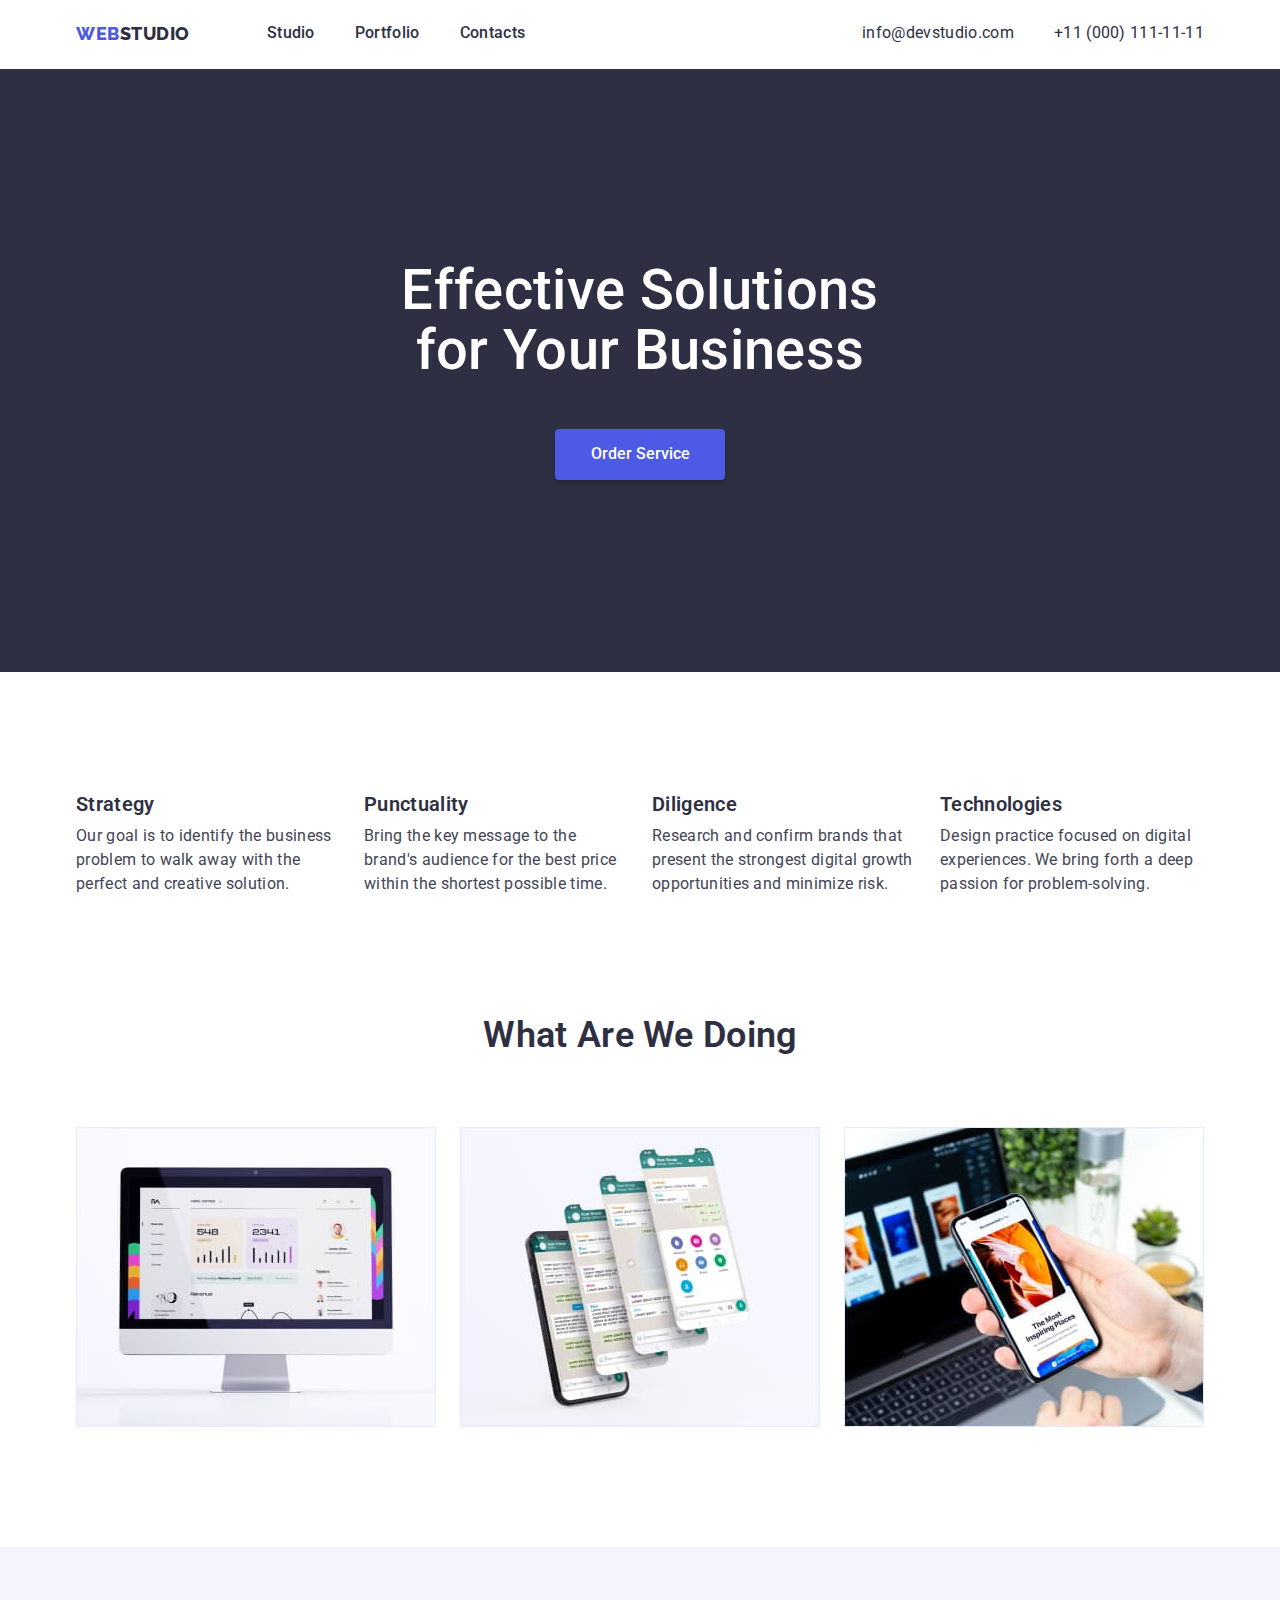
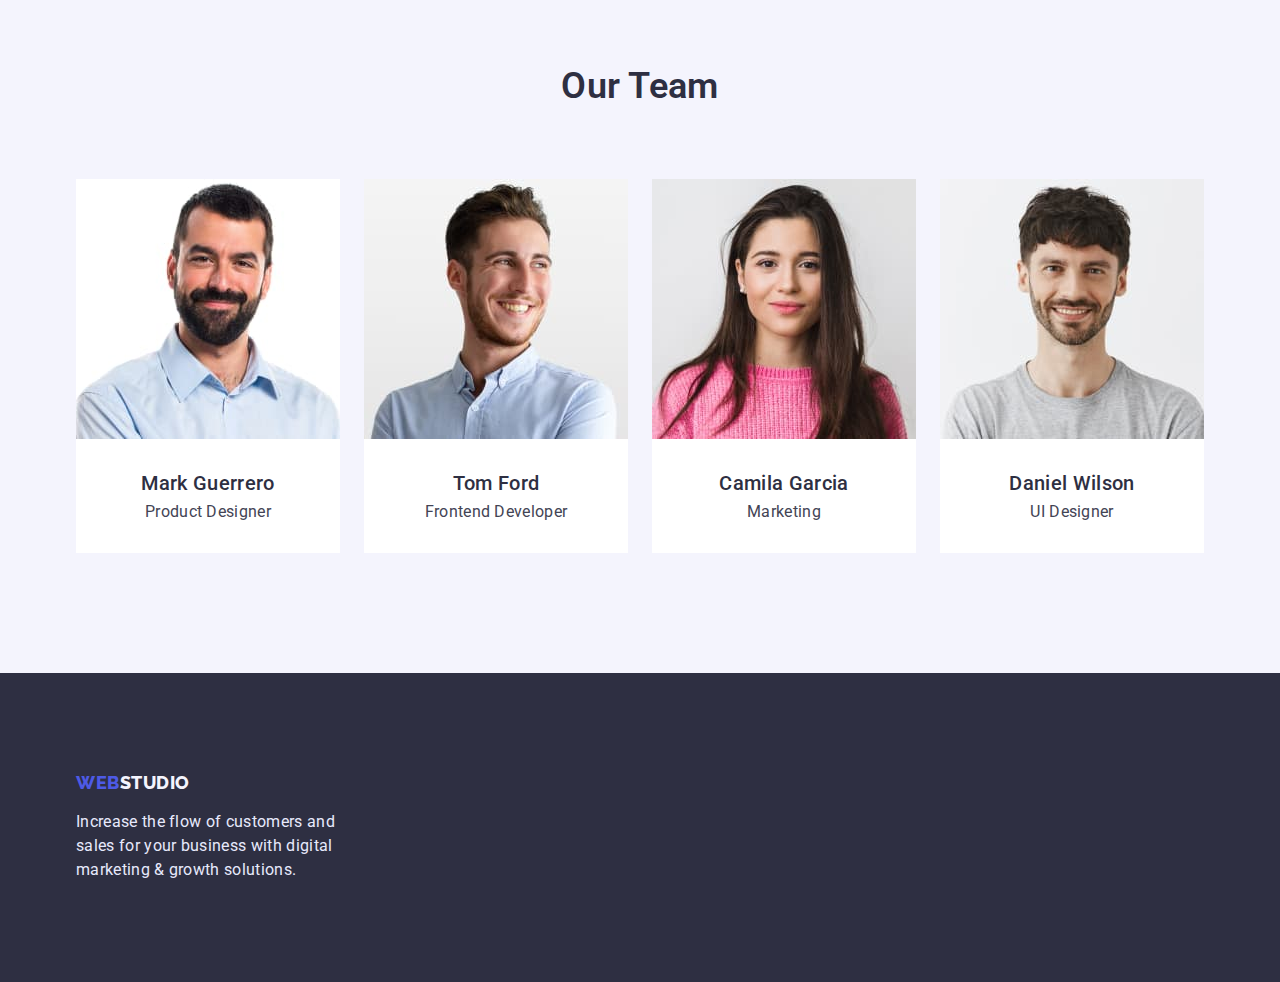
<file: index.html>
<!DOCTYPE html>
<html lang="en">
<head>
    <meta charset="UTF-8">
    <meta http-equiv="X-UA-Compatible" content="IE=edge">
    <meta name="viewport" content="width=device-width, initial-scale=1.0">
    <title>Document</title>
    <link rel="stylesheet" href="https://cdnjs.cloudflare.com/ajax/libs/modern-normalize/1.1.0/modern-normalize.min.css"> 
    <link rel="preconnect" href="https://fonts.googleapis.com">
    <link rel="preconnect" href="https://fonts.gstatic.com" crossorigin>
    <link
        href="https://fonts.googleapis.com/css2?family=Raleway:ital,wght@0,700;1,700&family=Roboto:ital,wght@0,400;0,500;0,700;0,900;1,400;1,500;1,700;1,900&display=swap"
        rel="stylesheet">
    <link rel="stylesheet" href="./css/styles.css">
</head>
<body class="body">
    <header class="header">
        <div class="container container-header">
        <a class="logo" href="">
            <span class="web">web</span><span class="studio-header">studio</span>
        </a>
      
<nav>
<ul class="menu-nav list">
    <li class="item"> <a class="nav-link" href="./index.html">Studio</a></li>
    <li class="item"> <a class="nav-link" href="./portfolio.html">Portfolio</a></li>
    <li class="item"> <a class="nav-link" href="">Contacts</a></li>
</ul>
</nav>


<ul class="contact list">
    <li class="item"><a class="contact-link" href="mailto:info@devstudio.com">info@devstudio.com</a></li>
    <li class="item"><a class="contact-link" href="tel:+11(000)111-11-11">+11 (000) 111-11-11</a></li>
</ul>
</div>
    </header>
    <main>
<section class= "hero">
    <div class="container">
    <h1 class="hero-head">  Effective Solutions for Your Business </h1>
    <button class="button-hero button" type="button">Order Service</button>
    </div>
</section>
<section class="section">
    <div class="container"> 
    <h2 class="visually-hidden">Our Advantages</h2>
    <ul class="list list-adv text-list">
<li class="item ">
    <h3 class="adv-title">Strategy</h3>
    <p class="text-advant">Our goal is to identify the business
    problem to walk away with the perfect and creative solution.</p>
</li>
<li class="item advant">
    <h3 class="adv-title">Punctuality</h3>
    <p class="text-advant">Bring the key message to the brand's audience for the best price within the shortest possible time.</p>
</li>
<li class="item advant">
    <h3 class="adv-title">Diligence</h3>
    <p class="text-advant">Research and confirm brands that present the strongest digital growth opportunities and minimize risk.</p>
</li>
<li class="item advant">
    <h3 class="adv-title">Technologies</h3>
    <p class="text-advant">Design practice focused on digital experiences. We bring forth a deep passion for problem-solving.</p>
</li>
    </ul>
    </div>
</section>
<section class="section-what">
    <div class="container">
    <h2 >What are we doing</h2>
    <ul class="list list-adv">
      <li class="item">
        <img src="images/mac.jpg" alt="mac"
            width="360" height="300"/>
      </li>
      <li class="item">
        <img src="images/apps.jpg" alt="Apps" width="360" height="300"/>
      </li>
      <li class="item">
        <img src="images/mobile.jpg" alt="mobile" width="360" height="300"/>
      </li>
    </ul>
    </div>
</section>
<section class="our-team section">
    <div class="container">
    <h2 class="head-team">Our Team</h2>
    <ul class="list list-adv">
        <li class="team item">
            <img src="images/mark.jpg" alt="Mark Guerrero" width="360" />
            <h3 class="card-title">Mark Guerrero</h3>
            <p class="card-text">Product Designer</p>
        </li>
        <li class="team item">
            <img src="images/tom.jpg" alt="Tom Ford" width="360" />
            <h3 class="card-title">Tom Ford</h3>
            <p class="card-text">Frontend Developer</p>
        </li>
        <li class="team item">
            <img src="images/camila.jpg" alt="Camila Garcia" width="360" />
            <h3 class="card-title">Camila Garcia</h3>
            <p class="card-text">Marketing</p>
        </li>
        <li class="team item">
            <img src="images/daniel.jpg" alt="Daniel Wilson" width="360" />
            <h3 class="card-title">Daniel Wilson</h3>
            <p class="card-text">UI Designer</p>
        </li>
    </ul>
    </div>
</section>
    </main>
    
    <footer class="footer">
        <div class="container">
        <a class="footer-logo" href="">
        <span class="web">web</span><span class="studio-footer">studio</span>
    </a>
    <p class="text-footer"> Increase the flow of customers and sales for your business with digital marketing & growth
        solutions.</p>
    </footer>
    </div>
</body>
</html>
</file>
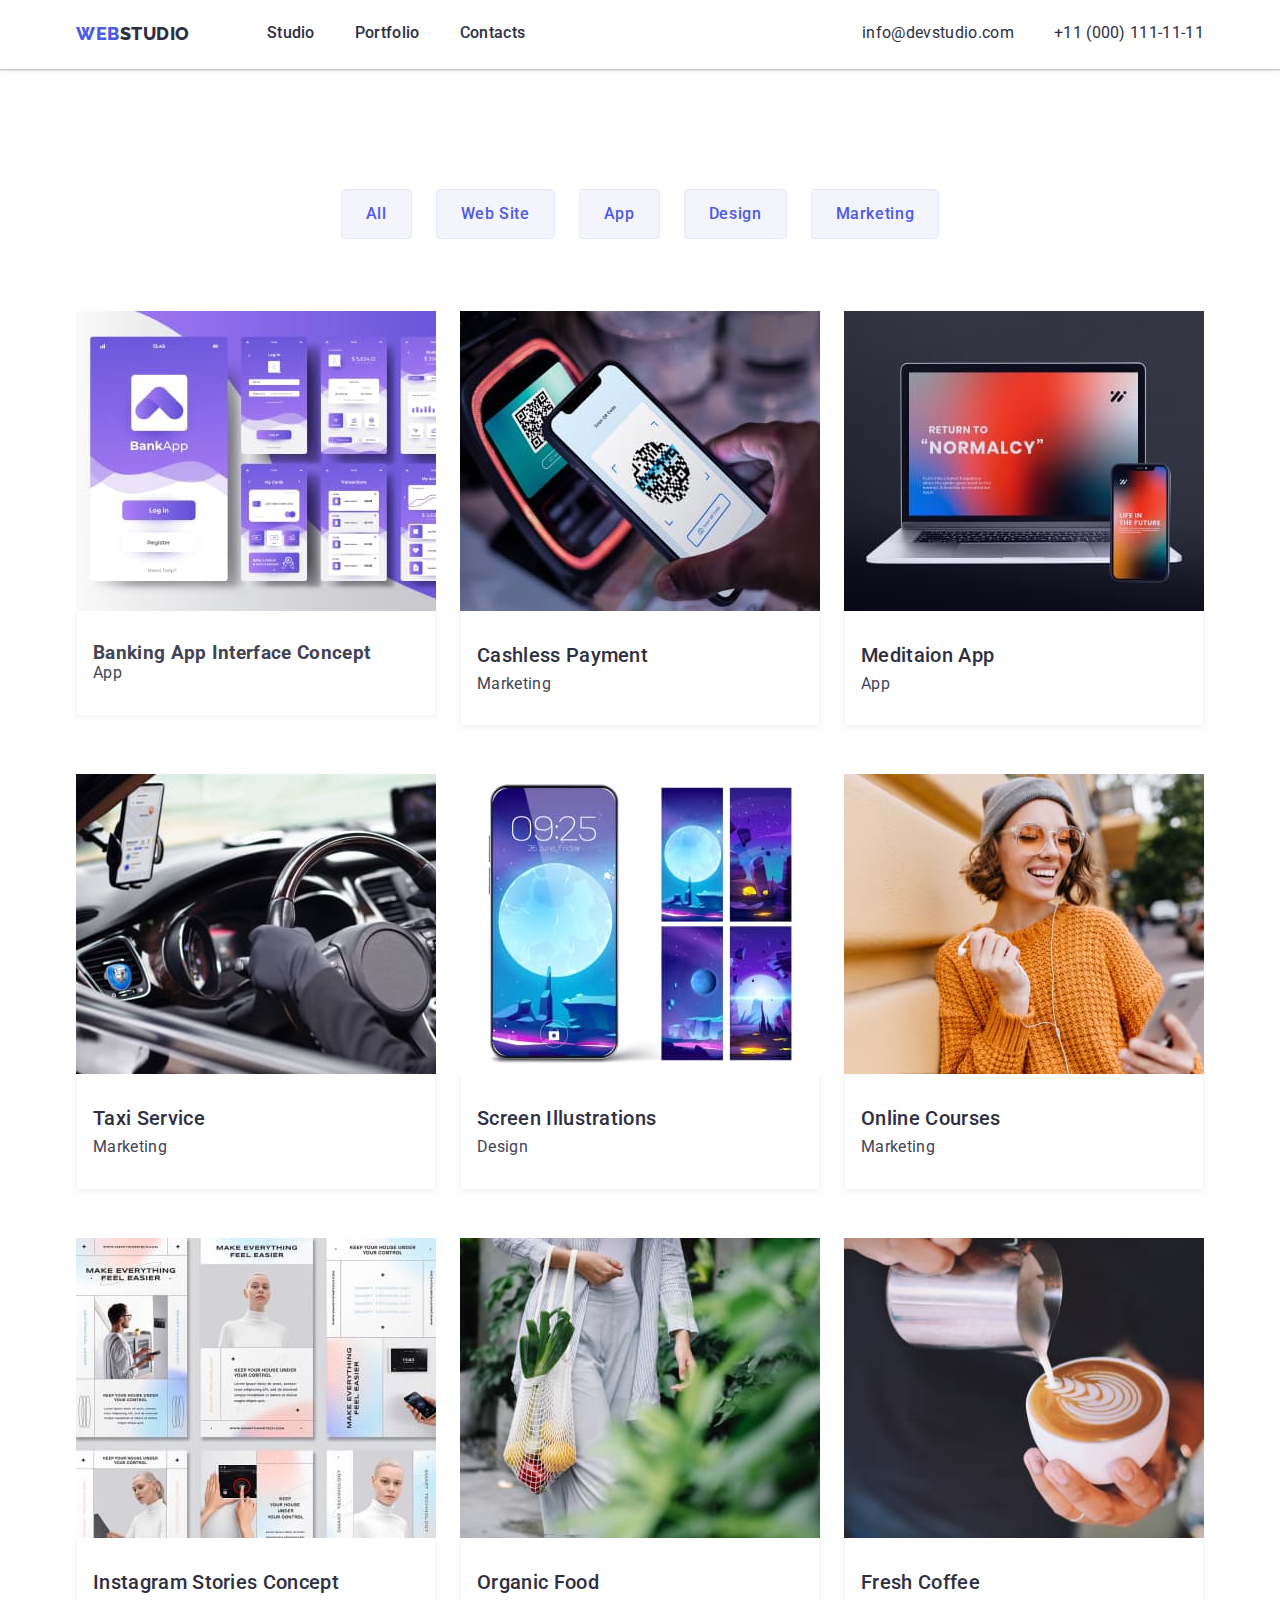
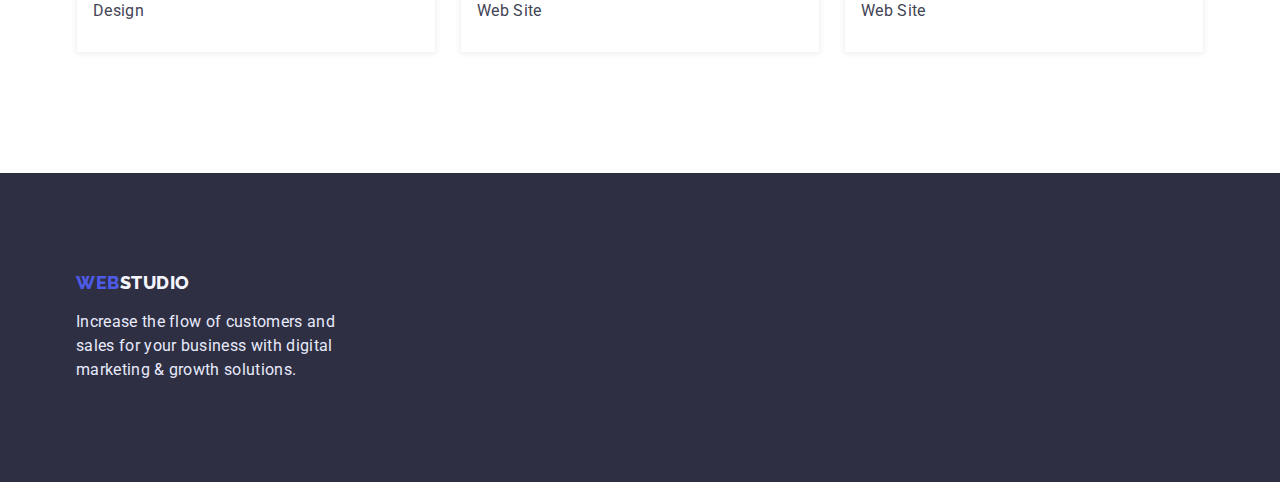
<file: portfolio.html>
<!DOCTYPE html>
<html lang="en">
<head>
    <meta charset="UTF-8">
    <meta http-equiv="X-UA-Compatible" content="IE=edge">
    <meta name="viewport" content="width=device-width, initial-scale=1.0">
    <title>Document</title>
    <link rel="stylesheet" href="https://cdnjs.cloudflare.com/ajax/libs/modern-normalize/1.1.0/modern-normalize.min.css">
    <link rel="preconnect" href="https://fonts.googleapis.com">
    <link rel="preconnect" href="https://fonts.gstatic.com" crossorigin>
    <link
        href="https://fonts.googleapis.com/css2?family=Raleway:ital,wght@0,700;1,700&family=Roboto:ital,wght@0,400;0,500;0,700;0,900;1,400;1,500;1,700;1,900&display=swap"
        rel="stylesheet">
    <link rel="stylesheet" href="./css/styles.css">
</head>

<body class="body">
    <header class="header">
        <div class="container container-header">
            <a class="logo" href="">
                <span class="web">web</span><span class="studio-header">studio</span>
            </a>
            <nav>
                <ul class="menu-nav list">
                    <li class="item"> <a class="nav-link" href="./index.html">Studio</a></li>
                    <li class="item"> <a class="nav-link" href="./portfolio.html">Portfolio</a></li>
                    <li class="item"> <a class="nav-link" href="">Contacts</a></li>
                </ul>
            </nav>
            <ul class="contact list">
                <li class="item"><a class="contact-link" href="mailto:info@devstudio.com">info@devstudio.com</a></li>
                <li class="item"><a class="contact-link" href="tel:+11(000)111-11-11">+11 (000) 111-11-11</a></li>
            </ul>
        </div>
    </header>
    <main>
        <section class="section">
            <div class="container">
            <h2 class="visually-hidden">Portfolio</h2>
        <ul class=" btn list">
            <li>
                <button class="button-portfolio button" type="button">All</button>
            </li>
            <li>
                <button class="button-portfolio button" type="button">Web Site</button>
            </li>
            <li>
                <button class="button-portfolio button" type="button">App</button>
            </li>
            <li>
                <button class="button-portfolio button" type="button">Design</button>
            </li>
            <li>
                <button class="button-portfolio button" type="button">Marketing</button>
            </li>
        </ul>
        
        <ul class="list list-portfolio">
            <li class="item">
                <img src="images/bank-app.jpg" alt="bank-app" width="360" />
            <div class="wrap"><h3>Banking App Interface Concept</h3>
            <p>App</p></div>
        </li>
            <li class="item">
                <img src="images/payment.jpg" alt="payment" width="360" />
                <div class="wrap"> 
                    <h3 class="card-title">Cashless Payment</h3>
                <p>Marketing</p>
                </div>
            </li>
            <li class="item">
                <img src="images/meditation.jpg" alt="Meditaion" width="360" />
               <div class="wrap">
                <h3 class="card-title">Meditaion App</h3>
            <p>App</p></div>
            </li>
            <li class="item">
                <img src="images/taxi.jpg" alt="taxi" width="360" />
               <div class="wrap">
                <h3 class="card-title">Taxi Service</h3>
            <p>Marketing</p></div>
            </li>
            <li class="item">
                <img src="images/screen.jpg" alt="screen" width="360" />
               <div class="wrap">
                <h3 class="card-title">Screen Illustrations</h3>
            <p>Design</p></div>
            </li>
            <li class="item">
                <img src="images/courses.jpg" alt="courses" width="360" />
               <div class="wrap">
                <h3 class="card-title">Online Courses</h3>
            <p>Marketing</p></div>
            </li>
            <li class="item">
                <img src="images/instagram.jpg" alt="instagram" width="360" />
               <div class="wrap">
                <h3 class="card-title">Instagram Stories Concept</h3>
            <p>Design</p>
        </div>
            </li>
            <li class="item">
                <img src="images/food.jpg" alt="food" width="360" />
               <div class="wrap">
                <h3 class="card-title">Organic Food</h3>
                <p>Web Site</p>
               </div>
            </li>
            <li class="item">
                <img src="images/coffee.jpg" alt="coffee" width="360" />
                <div class="wrap">
                    <h3 class="card-title">Fresh Coffee</h3>
                    <p>Web Site</p>
                </div>
            </li>
        </ul>
    </div>
        </section class="section">
        </main>
        <footer class="footer">
            <div class="container">
            <a href="">
            <span class="web">web</span><span class="studio-footer">studio</span>
            </a>
            <p class="text-footer"> Increase the flow of customers and sales for your business with digital marketing & growth solutions.</p>
       </div>
        </footer>
        </body>
        
        </html>
</file>
<file: css/styles.css>
:root {
    --brand-color: #434455;
    --primary-brand: #4D5AE5;
    --dark: #2E2F42; 
    --accent: #E7E9FC; 
    --light: #F4F4FD; 
}

.body {
    font-family: 'Roboto', sans-serif;
        letter-spacing: 0.02em;
        color: var(--brand-color);
        background-color: #FFFFFF;
}


h1, h2, h3, h4, h5, h6, p {
    margin-top: 0;
    margin-bottom: 0;
}

img {
    display: block;
    max-width: 100%;
    height: auto;
}

/* Header*/

.header {
    padding-top: 24px;
        padding-bottom: 24px;
    box-shadow: 0px 2px 1px rgba(46, 47, 66, 0.08), 0px 1px 1px rgba(46, 47, 66, 0.16), 0px 1px 6px rgba(46, 47, 66, 0.08);
}

.contact .contact-link {
    color: var(--dark);
    font-size: 16px;
}

.contact-link:hover,
.contact-link:focus {
    color: var(--primary-brand);
}

.contact {
    display: flex;
    margin-left: auto;
}


.visually-hidden {
    position: absolute;
    white-space: nowrap;
    width: 1px;
    height: 1px;
    overflow: hidden;
    border: 0;
    padding: 0;
    clip: rect(0 0 0 0);
    clip-path: inset(50%);
    margin: -1px;
}

.web {

        font-family: 'Raleway', sans-serif;
        font-weight: 800;
        font-size: 18px;
        line-height: 1.16;
        letter-spacing: 0.03em;
            text-transform: uppercase;
        color: var(--primary-brand);
   
}

.studio-header {
        font-family: 'Raleway', sans-serif;
        font-weight: 800;
        font-size: 18px;
        line-height: 1.16;
    letter-spacing: 0.03em;
        text-transform: uppercase;
        color: var(--dark);

}

.studio-footer {
        font-family: 'Raleway', sans-serif;
        font-weight: 800;
        font-size: 18px;
        line-height: 1.16;
        letter-spacing: 0.03em;
        text-transform: uppercase;
        color: var(--light);
}

.container-header {
    display: flex;
}


.menu-nav {
    display: flex;
    margin-left: 77px;
}


.menu-nav .item:not(:last-child) {
    margin-right: 40px;
}


.contact .item:not(:last-child) {
    margin-right: 40px;
}




.menu-nav .nav-link {
    color: var(--dark);
    font-weight: 500;
}

.menu-nav .nav-link:hover,
.menu-nav .nav-link:focus
 {
    color: var(--brand-color);
    font-weight: 500;
}

 .menu-nav .nav-link:active {
    color: var(--primary-brand)
 }

/* Hero */

.hero {
background-color: var(--dark);
text-align: center;
    height: 603px;
    display: block;
    padding-top: 192px;
    padding-bottom: 192px;
}

.hero-head {
    font-weight: 500;
        font-size: 56px;
        line-height: 1.07;
        max-width: 492px;
        color: #FFFFFF;
       margin-left: auto;
    margin-right: auto;
    margin-bottom: 48px;
}

.list-adv {
    display: flex;
    margin-left: auto;
    margin-right: auto;
}

.list-adv .item:not(:first-child) {
   margin-left: 24px;
}

.button {
    cursor: pointer;
}

.section-what {
    padding-bottom: 120px;
}

.button-portfolio {
    font-family: 'Roboto';
    background: var(--light);
    font-weight: 500;
        font-size: 16px;
        line-height: 1.5;
        letter-spacing: 0.04em;
        color: var(--primary-brand);
        border-radius: 4px; 
        padding: 12px 24px;
        min-width: 69px;
        text-align: center;
        border: 1px solid #E7E9FC;
}

.button-portfolio:hover, .button-portfolio:focus {
background-color: var(--primary-brand);
color: #FFFFFF;
}

.button-hero {
    border: none;
   padding: 16px 32px;
    background: var(--primary-brand);
    color: #FFFFFF;
    font-weight: 500;
        font-size: 16px;
        line-height: 1.18;
        box-shadow: 0px 4px 4px rgba(0, 0, 0, 0.15);
        border-radius: 4px;
        min-width: 170px;
        text-align: center;
}

.button-hero:hover, 
.button-hero:focus {
background: #404BBF;
    box-shadow: 0px 1px 6px rgba(46, 47, 66, 0.08), 0px 1px 1px rgba(46, 47, 66, 0.16), 0px 2px 1px rgba(46, 47, 66, 0.08);
}

.button-hero:active {
    background: #404BBF;
    box-shadow: 0px 1px 6px rgba(46, 47, 66, 0.08), 0px 1px 1px rgba(46, 47, 66, 0.16), 0px 2px 1px rgba(46, 47, 66, 0.08);
}

.text-list .item {
    flex-basis: 264px;
}

.adv-title {
    font-weight: 600;
        font-size: 20px;
        line-height: 1.2;
        margin-bottom: 8px;
        color: var(--dark);

}

.text-advant {
    font-weight: 400;
        font-size: 16px;
        line-height: 1.5;
}

h2 {
font-weight: 600;
    font-size: 36px;
    line-height: 1.1;
    text-align: center;
    text-transform: capitalize;
    color: var(--dark);
    margin-bottom: 72px; 
}


.footer {
    background: var(--dark);
    padding-top: 100px;
    padding-bottom: 100px;
}

.text-footer{
        color: var(--accent);
        max-width: 264px;
        margin-top: 16px;
        font-weight: 400;
            font-size: 16px;
            line-height: 1.5;
}

a[href] {
    text-decoration: none;
}

ul {
    list-style: none;
    padding: 0;
    margin: 0;
}

.our-team {
    background-color: var(--light);
    
}

.team {
    background-color: #FFFFFF;
    text-align: center;
}

.container {
  width: 1158px;
  padding-left: 15px;
  padding-right: 15px;
  margin-left: auto;
  margin-right: auto;
}

.section {
    padding-top: 120px;
    padding-bottom: 120px;
}


.list-portfolio {
    display: flex;
    flex-wrap: wrap;
    row-gap: 48px;
       column-gap: 24px;
}

.wrap {
    padding: 32px 16px;
    border: 0.5px solid var(--light);
    box-shadow: 0px 1px 6px rgba(46, 47, 66, 0.08);
    border-top: none;
}

.card-title {
    color: var(--dark);
    margin-bottom: 8px;
    font-size: 20px;
    line-height: 1.2;
    font-weight: 500;
}

.team .card-title {
    padding-top: 32px;
}

.team .card-text {
    padding-bottom: 32px;
}

.btn {
    display: flex;
        gap: 24px;
        justify-content: center;
        margin-bottom: 72px;
}

.container .list {
    justify-content: center;
}
</file>
